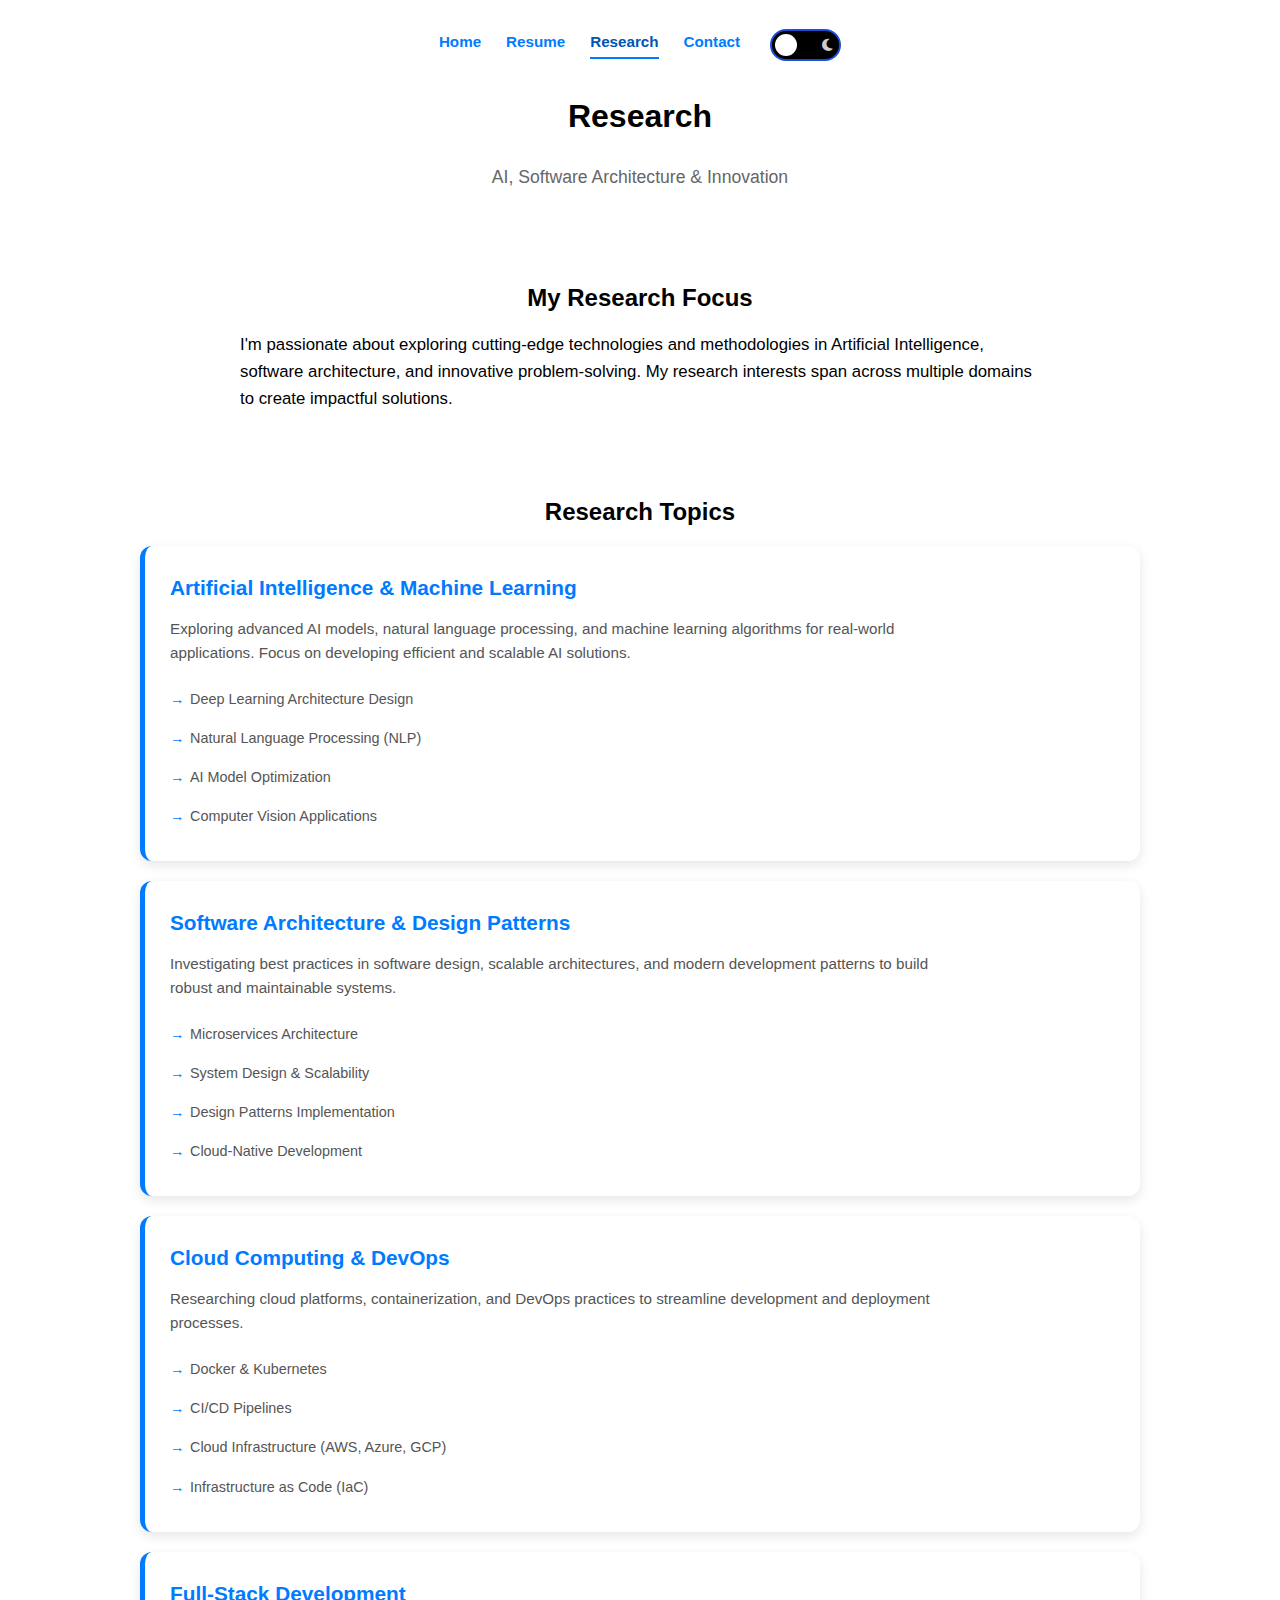
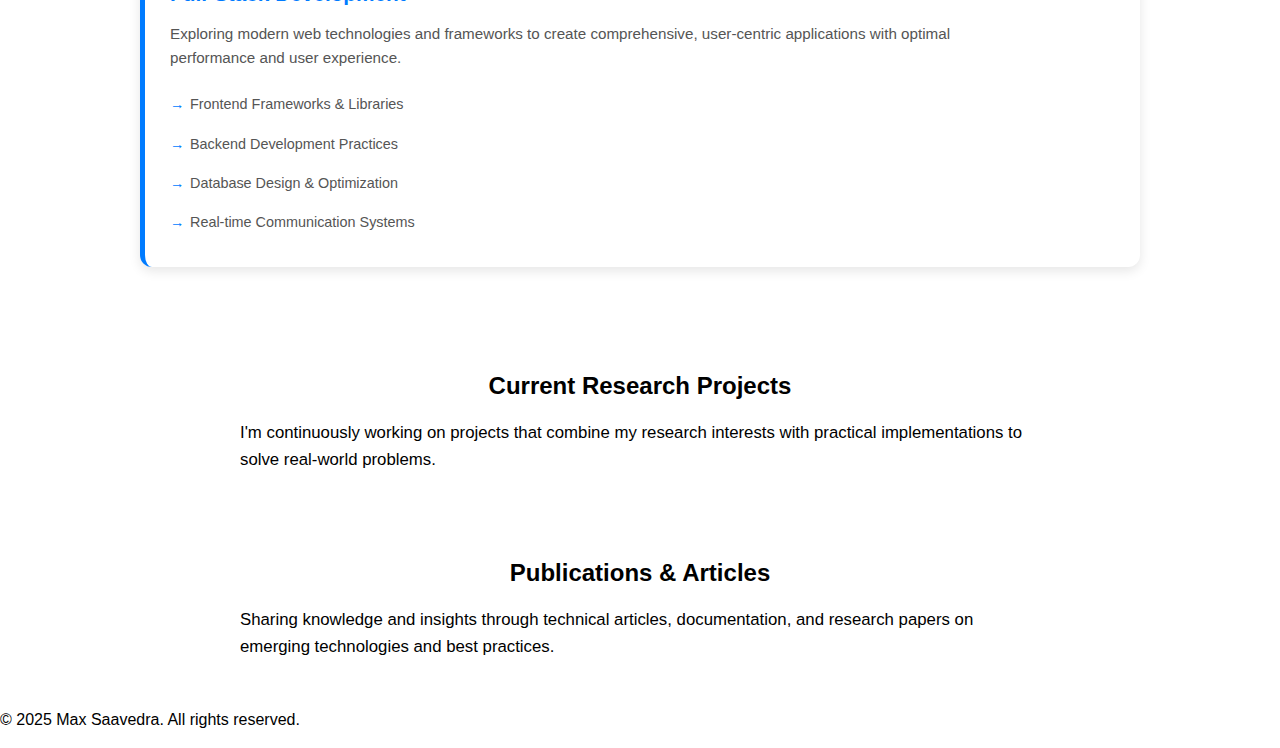
<file: research.html>
<!DOCTYPE html>
<html lang="en">
<head>
  <meta charset="UTF-8"/>
  <meta name="viewport" content="width=device-width, initial-scale=1.0"/>
  <title>Research - Max Saavedra</title>
  <link rel="stylesheet" href="styles.css"/>
  <link rel="stylesheet" href="https://cdnjs.cloudflare.com/ajax/libs/font-awesome/6.4.0/css/all.min.css">
  <script defer src="script.js"></script>
</head>
<body class="light-mode">

<header class="hero">
  <div class="header-nav-row">
    <nav class="top-nav">
      <a href="index.html" class="nav-link">Home</a>
      <a href="resume.html" class="nav-link">Resume</a>
      <a href="research.html" class="nav-link active">Research</a>
      <a href="contact.html" class="nav-link">Contact</a>
    </nav>
    <button class="theme-toggle" id="themeToggle" aria-label="Toggle dark mode">
      <div class="toggle-switch">
        <i class="fas fa-sun icon-sun"></i>
        <i class="fas fa-moon icon-moon"></i>
        <div class="toggle-ball"></div>
      </div>
    </button>
  </div>
  <h1>Research</h1>
  <p class="subtitle">AI, Software Architecture & Innovation</p>
</header>

<main class="fade-in">
  <!-- Research Overview -->
  <section id="research-overview">
    <h2>My Research Focus</h2>
    <p>
      I'm passionate about exploring cutting-edge technologies and methodologies in Artificial Intelligence, 
      software architecture, and innovative problem-solving. My research interests span across multiple domains 
      to create impactful solutions.
    </p>
  </section>

  <!-- Research Topics -->
  <section id="research-topics">
    <h2>Research Topics</h2>
    
    <div class="research-card">
      <h3>Artificial Intelligence & Machine Learning</h3>
      <p>
        Exploring advanced AI models, natural language processing, and machine learning algorithms for 
        real-world applications. Focus on developing efficient and scalable AI solutions.
      </p>
      <ul>
        <li>Deep Learning Architecture Design</li>
        <li>Natural Language Processing (NLP)</li>
        <li>AI Model Optimization</li>
        <li>Computer Vision Applications</li>
      </ul>
    </div>

    <div class="research-card">
      <h3>Software Architecture & Design Patterns</h3>
      <p>
        Investigating best practices in software design, scalable architectures, and modern development patterns 
        to build robust and maintainable systems.
      </p>
      <ul>
        <li>Microservices Architecture</li>
        <li>System Design & Scalability</li>
        <li>Design Patterns Implementation</li>
        <li>Cloud-Native Development</li>
      </ul>
    </div>

    <div class="research-card">
      <h3>Cloud Computing & DevOps</h3>
      <p>
        Researching cloud platforms, containerization, and DevOps practices to streamline development 
        and deployment processes.
      </p>
      <ul>
        <li>Docker & Kubernetes</li>
        <li>CI/CD Pipelines</li>
        <li>Cloud Infrastructure (AWS, Azure, GCP)</li>
        <li>Infrastructure as Code (IaC)</li>
      </ul>
    </div>

    <div class="research-card">
      <h3>Full-Stack Development</h3>
      <p>
        Exploring modern web technologies and frameworks to create comprehensive, user-centric applications 
        with optimal performance and user experience.
      </p>
      <ul>
        <li>Frontend Frameworks & Libraries</li>
        <li>Backend Development Practices</li>
        <li>Database Design & Optimization</li>
        <li>Real-time Communication Systems</li>
      </ul>
    </div>
  </section>

  <!-- Current Projects -->
  <section id="research-projects">
    <h2>Current Research Projects</h2>
    <p>
      I'm continuously working on projects that combine my research interests with practical implementations 
      to solve real-world problems.
    </p>
  </section>

  <!-- Publications & Articles -->
  <section id="research-publications">
    <h2>Publications & Articles</h2>
    <p>
      Sharing knowledge and insights through technical articles, documentation, and research papers on 
      emerging technologies and best practices.
    </p>
  </section>
</main>

<footer class="fade-in">
  <p>&copy; 2025 Max Saavedra. All rights reserved.</p>
</footer>

</body>
</html>
</file>
<file: styles.css>
/* Global */
body {
  font-family: 'Segoe UI', sans-serif;
  margin: 0;
  padding: 0;
  line-height: 1.6;
  transition: background 0.3s, color 0.3s;
}

/* Hero Section */
.hero {
  text-align: center;
  padding: 20px;
}
.hero-img {
  width: 150px;
  border-radius: 50%;
  border: 3px solid #007BFF;
  box-shadow: 0 4px 15px rgba(0,0,0,0.3);
}
.subtitle {
  font-size: 1.1rem;
  color: #666;
}

/* Header Navigation Row - Contains nav and theme toggle */
.header-nav-row {
  display: flex;
  justify-content: center;
  align-items: center;
  margin-bottom: 20px;
  gap: 30px;
  flex-wrap: wrap;
}

/* Top Navigation */
.top-nav {
  display: flex;
  justify-content: center;
  gap: 25px;
  padding: 10px 0;
  flex-wrap: wrap;
}

.nav-link {
  color: #007BFF;
  text-decoration: none;
  font-weight: 600;
  font-size: 0.95rem;
  transition: all 0.3s ease;
  position: relative;
  padding-bottom: 5px;
}

.nav-link:hover {
  color: #0056b3;
}

.nav-link::after {
  content: '';
  position: absolute;
  bottom: 0;
  left: 0;
  width: 0;
  height: 2px;
  background: #007BFF;
  transition: width 0.3s ease;
}

.nav-link:hover::after,
.nav-link.active::after {
  width: 100%;
}

.nav-link.active {
  color: #0056b3;
}

/* Switch Container */
.theme-toggle {
  background: none;
  border: none;
  cursor: pointer;
  padding: 0;
}

/* Switch body */
.toggle-switch {
  width: 55px;
  height: 28px;
  background: #000;
  border: 2px solid #1d4ed8; /* azul borde */
  border-radius: 50px;
  display: flex;
  align-items: center;
  justify-content: space-between;
  position: relative;
  padding: 0 6px;
  transition: background 0.3s ease;
}

/* Icons — estilo líneas */
.icon-sun, .icon-moon {
  font-size: 14px;
  z-index: 2;
  color: white;
  opacity: 0.8;
}

/* Línea: sol */
.icon-sun::before {
  content: "\f185"; /* FontAwesome sun line icon */
}

/* Línea: luna */
.icon-moon::before {
  content: "\f186"; /* FontAwesome moon line icon */
}

/* Bola que se mueve */
.toggle-ball {
  position: absolute;
  width: 22px;
  height: 22px;
  background: white;
  border-radius: 50%;
  left: 3px;
  transition: transform 0.3s ease;
}

/* Estado oscuro */
.dark-mode .toggle-switch {
  background: white;
}

.dark-mode .icon-sun,
.dark-mode .icon-moon {
  color: black;
}

/* Bola moviéndose hacia la derecha */
.dark-mode .toggle-ball {
  transform: translateX(27px);
}


/* Navigation Section (old - removido) */
.nav-section {
  display: none;
}
.nav-container {
  display: none;
}
.nav-btn {
  display: none;
}
.nav-btn:hover {
  display: none;
}
.nav-btn-active {
  display: none;
}
.nav-icon {
  display: none;
}
.nav-text {
  display: none;
}

/* Sections */
section {
  padding: 30px 20px;
  max-width: 1000px;
  margin: auto;
}
h2 {
  text-align: center;
  margin-bottom: 15px;
}

/* Skills */
.skills-list {
  display: flex;
  flex-wrap: wrap;
  justify-content: center;
  gap: 15px;
  list-style: none;
  padding: 0;
}
.skills-list li {
  background: #007BFF;
  color: white;
  padding: 10px 20px;
  border-radius: 20px;
  font-weight: bold;
}

/* Cards */
.card-grid {
  display: grid;
  grid-template-columns: repeat(auto-fit, minmax(230px, 1fr));
  gap: 20px;
}
.card {
  background: white;
  padding: 20px;
  border-radius: 12px;
  box-shadow: 0 4px 8px rgba(0,0,0,0.1);
  text-align: center;
  transition: transform 0.3s ease;
}
.card:hover {
  transform: translateY(-5px);
}

/* Research Cards */
.research-card {
  background: white;
  padding: 25px;
  border-radius: 12px;
  box-shadow: 0 4px 12px rgba(0,0,0,0.1);
  margin-bottom: 20px;
  border-left: 5px solid #007BFF;
  transition: all 0.3s ease;
}

.research-card:hover {
  transform: translateY(-3px);
  box-shadow: 0 6px 16px rgba(0,0,0,0.15);
}

.research-card h3 {
  color: #007BFF;
  margin-top: 0;
  margin-bottom: 12px;
  font-size: 1.3rem;
}

.research-card p {
  color: #555;
  margin: 12px 0;
  font-size: 0.95rem;
  line-height: 1.6;
}

.research-card ul {
  list-style: none;
  padding: 0;
  margin: 15px 0 0 0;
}

.research-card li {
  padding: 8px 0;
  padding-left: 20px;
  position: relative;
  color: #555;
  font-size: 0.9rem;
}

.research-card li::before {
  content: "→";
  position: absolute;
  left: 0;
  color: #007BFF;
  font-weight: bold;
}

/* Certificates Gallery */
.gallery {
  display: grid;
  grid-template-columns: repeat(auto-fit, minmax(200px, 1fr));
  gap: 15px;
}
.cert-img {
  width: 100%;
  border-radius: 10px;
  cursor: pointer;
  transition: transform 0.3s ease;
}
.cert-img:hover {
  transform: scale(1.05);
}

/* Modal */
.modal {
  display: none;
  position: fixed;
  z-index: 10;
  padding-top: 50px;
  left: 0; top: 0; width: 100%; height: 100%;
  background-color: rgba(0,0,0,0.9);
}
.modal-content {
  display: block;
  max-width: 80%;
  margin: auto;
}
#closeModal {
  position: absolute;
  top: 20px; right: 40px;
  color: white;
  font-size: 40px;
  cursor: pointer;
}

/* Contact */
.profile-container {
  display: flex;
  justify-content: center;
  gap: 20px;
}
.profile-card {
  text-align: center;
}
.profile-img {
  width: 150px;
  height: 150px;
  object-fit: cover;
  border-radius: 50%;
  border: 3px solid #007BFF;
  box-shadow: 0 4px 8px rgba(0,0,0,0.3);
}

/* Experience List */
.experience-list {
  list-style: disc;
  padding-left: 40px;
}
.experience-list li {
  margin-bottom: 10px;
}

/* Resume Page */
section p, section ul {
  max-width: 800px;
  margin: auto;
  font-size: 1.05rem;
}


/* Buttons */
.btn {
  background: #007BFF;
  color: white;
  padding: 10px 20px;
  border: none;
  border-radius: 25px;
  cursor: pointer;
  font-weight: bold;
  transition: background 0.3s ease;
}
.btn:hover {
  background: #0056b3;
}

/* Contact Section Professional Styles */
.contact-section {
  background: #f8f9fa;
  border-radius: 16px;
  box-shadow: 0 4px 24px rgba(0,0,0,0.07);
  padding: 40px 30px;
  margin: 30px auto;
  max-width: 700px;
}
.contact-header {
  text-align: center;
  margin-bottom: 30px;
}
.contact-photos {
  display: flex;
  justify-content: center;
  align-items: center;
  gap: 40px;
  margin-bottom: 30px;
}
.contact-photo-card {
  background: white;
  border-radius: 12px;
  box-shadow: 0 2px 8px rgba(0,0,0,0.08);
  padding: 20px 10px;
  text-align: center;
  width: 180px;
}
.contact-photo-img {
  width: 120px;
  height: 120px;
  object-fit: cover;
  border-radius: 50%;
  border: 2px solid #007BFF;
  margin-bottom: 10px;
}
.contact-details {
  text-align: center;
  margin-bottom: 25px;
}
.contact-details p, .contact-details a {
  font-size: 1.08rem;
  color: #333;
}
.social-links {
  display: flex;
  justify-content: center;
  gap: 18px;
  margin-bottom: 25px;
}
.social-links a {
  color: #007BFF;
  font-size: 1.5rem;
  transition: color 0.2s;
}
.social-links a:hover {
  color: #0056b3;
}
.contact-form-link {
  display: block;
  text-align: center;
  margin: 30px auto 0 auto;
  font-size: 1.1rem;
  color: #007BFF;
  text-decoration: underline;
  font-weight: 600;
  transition: color 0.2s;
}
.contact-form-link:hover {
  color: #0056b3;
}

.footer {
  text-align: center;
  padding: 15px 0;
  background: #f1f1f1;
  margin-top: 40px;
  font-size: 0.9rem;
  color: #555;
  align-items: center;
}

/* Responsive Contact Section */
@media (max-width: 600px) {
  .contact-section {
    padding: 20px 5px;
  }
  .contact-photos {
    flex-direction: column;
    gap: 20px;
  }
  .contact-photo-card {
    width: 90%;
    margin: auto;
  }
}

/* Dark Mode */
body.dark-mode {
  background: #121212;
  color: #ddd;
}
body.dark-mode .card {
  background: #1e1e1e;
}
body.dark-mode .research-card {
  background: #1e1e1e;
  border-left-color: #4fa3ff;
  box-shadow: 0 4px 12px rgba(0,0,0,0.3);
}
body.dark-mode .research-card h3 {
  color: #4fa3ff;
}
body.dark-mode .research-card p,
body.dark-mode .research-card li {
  color: #bbb;
}
body.dark-mode .research-card li::before {
  color: #4fa3ff;
}
body.dark-mode .skills-list li {
  background: #0056b3;
}
body.dark-mode .nav-link {
  color: #4fa3ff;
}
body.dark-mode .nav-link:hover,
body.dark-mode .nav-link.active {
  color: #7ab8ff;
}
body.dark-mode .nav-link::after {
  background: #4fa3ff;
}
body.dark-mode .contact-section {
  background: #23272b;
  box-shadow: 0 4px 24px rgba(0,0,0,0.18);
}
body.dark-mode .contact-photo-card {
  background: #181a1b;
  box-shadow: 0 2px 8px rgba(0,0,0,0.18);
}
body.dark-mode .contact-details p, body.dark-mode .contact-details a {
  color: #ddd;
}
body.dark-mode .contact-form-link {
  color: #7ab8ff;
}
body.dark-mode .contact-form-link:hover {
  color: #4fa3ff;
}

/* Animations */
.fade-in {
  animation: fadeIn 1s ease forwards;
}
@keyframes fadeIn {
  from { opacity: 0; transform: translateY(20px);}
  to { opacity: 1; transform: translateY(0);}
}
</file>
